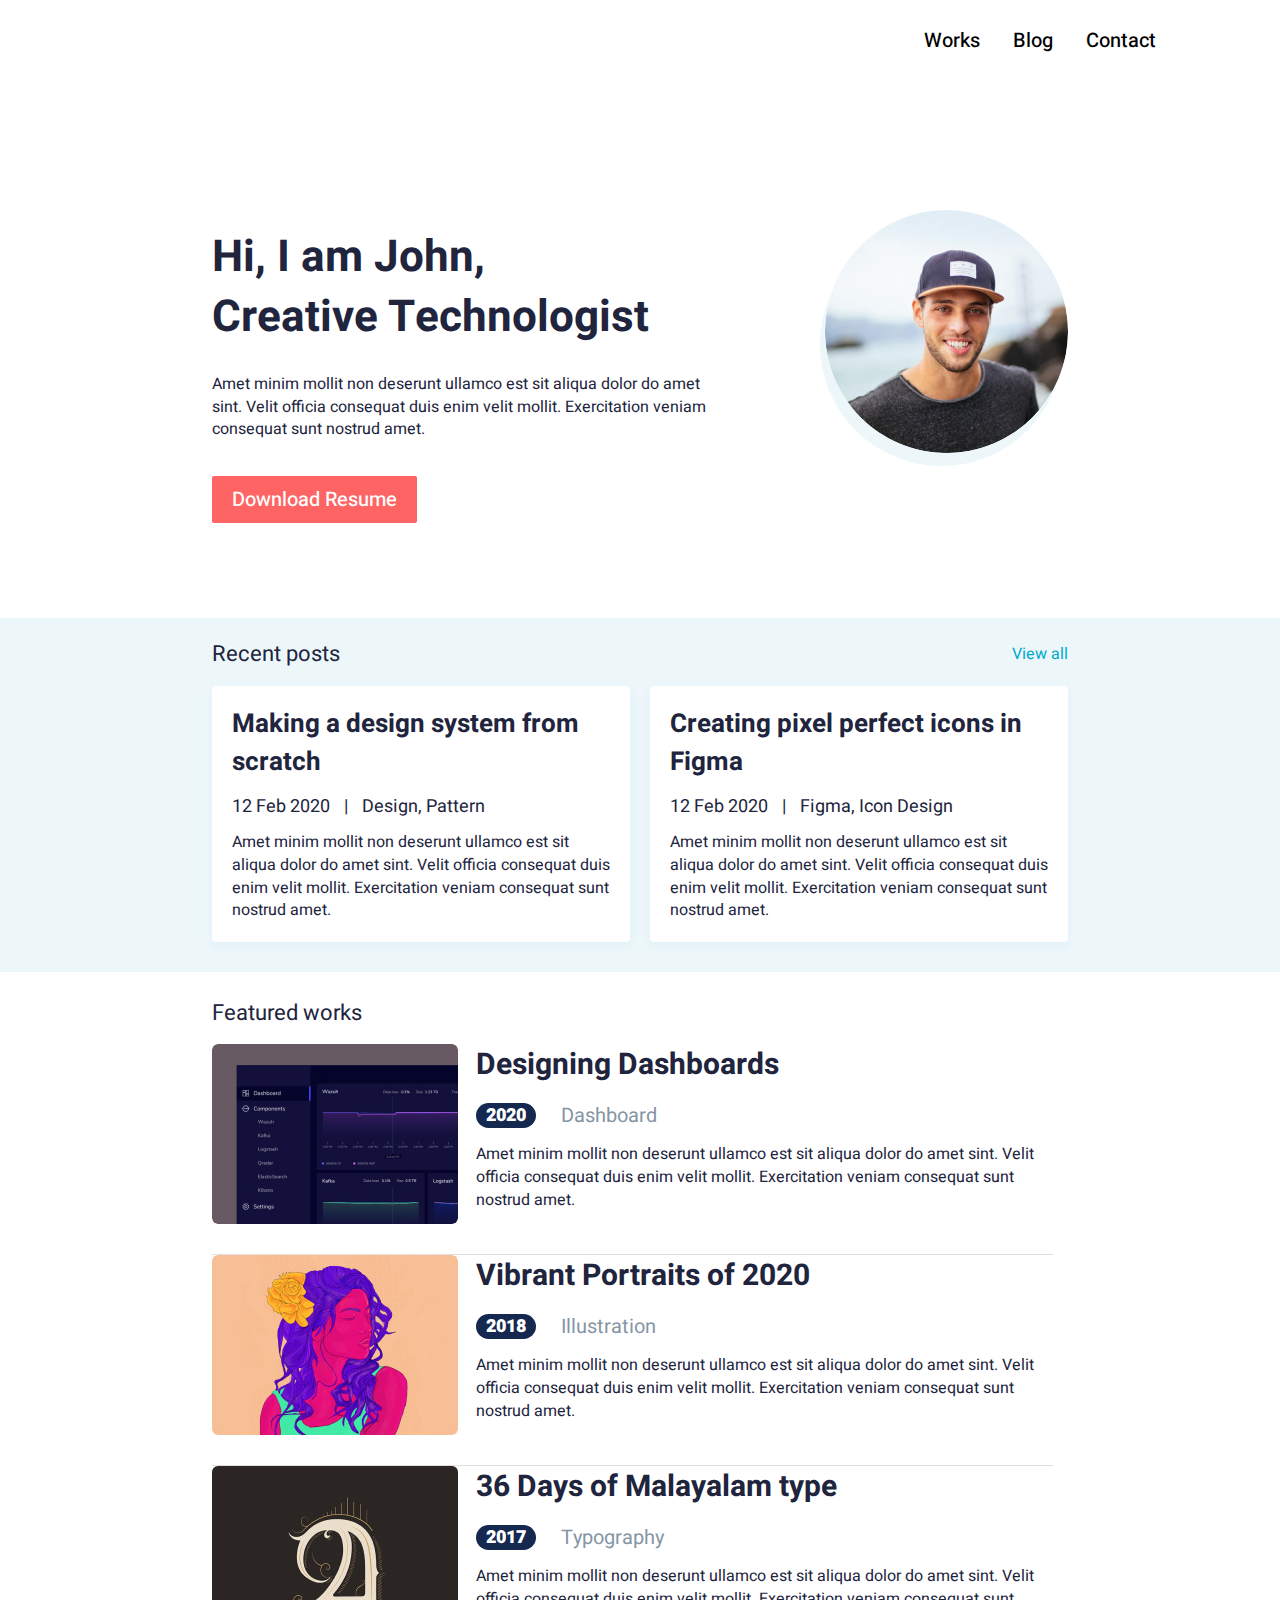
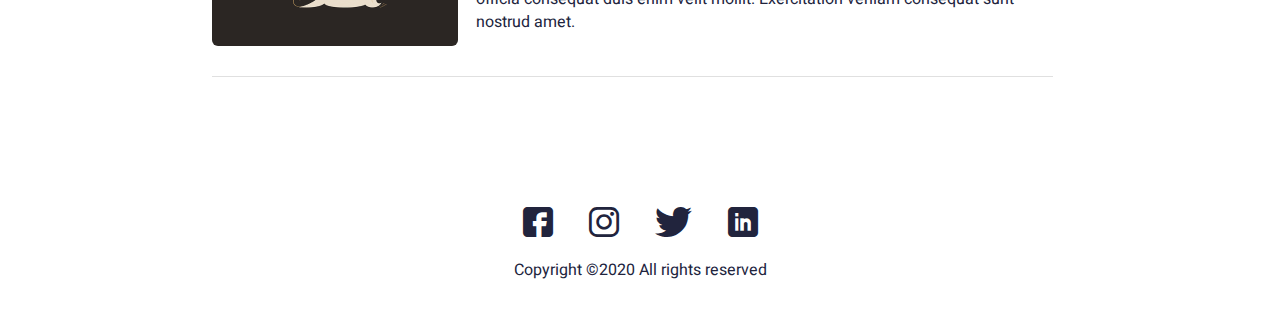
<file: index.html>
<!DOCTYPE html>
<html lang="ru">
	 <head>
	<title>HomePage</title>
	<meta charset="UTF-8">
	<meta name="format-detection" content="telephone=no">
	<link rel="stylesheet" href="css/style.min.css">
	<link rel="shortcut icon" href="favicon.ico">
	<!-- <meta name="robots" content="noindex, nofollow"> -->
	<!-- <meta name="viewport" content="width=device-width, initial-scale=1.0, maximum-scale=1.0, user-scalable=0"> -->
	<meta name="viewport" content="width=device-width, initial-scale=1.0">
</head>
	<body>
		<div class="wrapper">
			<header class="header">
	<div class="header__container">
		<div class="header__menu menu">
			<div class="menu__icon icon-menu">
				<span></span>
				<span></span>
				<span></span>
			</div>
			<nav class="menu__body">
				<ul class="menu__list">
					<li><a href="works.html" class="menu__link ">Works</a></li>
					<li><a href="blog.html" class="menu__link ">Blog</a></li>
					<li><a href="artical.html" class="menu__link ">Contact</a></li>
				</ul>
			</nav>
		</div>
	</div>
</header>
			<main class="page">
				<section class="hello">
					<div class="hello__container _container">
						<div class="hello__content">
							<h1 class="hello__title title">Hi, I am John, <br> Creative Technologist</h1>
							<div class="hello__text text">
								Amet minim mollit non deserunt ullamco est sit aliqua dolor do amet sint. Velit officia consequat duis enim velit mollit. Exercitation veniam consequat sunt nostrud amet.
							</div>
							<a href="" class="hello__btn btn">Download Resume</a>
						</div>
						<div class="hello__avatar"><img src="img/avatar.jpg" alt=""></div>
					</div>
				</section>
				<section class="precent-posts">
					<div class="precent-posts__container _container">
						<div class="precent-posts__header">
							<div class="precent-posts__title title-posts">Recent posts</div>
							<a href="" class="precent-posts__view-all">View all</a>
						</div>
						<div class="precent-posts__items">
							<div class="precent-posts__column">
								<article class="precent-posts__item precent-post">
									<a href="" class="precent-post__title">Making a design system from scratch</a>
									<div class="precent-post__info">12 Feb 2020 <span> | </span> Design, Pattern</div>
									<div class="precent-post__text text">Amet minim mollit non deserunt ullamco est sit aliqua dolor do amet sint. Velit officia consequat duis enim velit mollit. Exercitation veniam consequat sunt nostrud amet.</div>
								</article>
							</div>
							<div class="precent-posts__column">
								<article class="precent-posts__item precent-post">
									<a href="" class="precent-post__title">Creating pixel perfect icons in Figma</a>
									<div class="precent-post__info">12 Feb 2020 <span> | </span> Figma, Icon Design</div>
									<div class="precent-post__text text">Amet minim mollit non deserunt ullamco est sit aliqua dolor do amet sint. Velit officia consequat duis enim velit mollit. Exercitation veniam consequat sunt nostrud amet.</div>
								</article>
							</div>
						</div>
					</div>
				</section>
				<section class="featured-works">
					<div class="featured-works__container _container">
						<div class="featured-works__title title-posts">Featured works</div>
						<div class="featured-works__items works">
							<article class="works__item">
								<a href="" class="works__image _ibg"><img src="img/works/01.jpg" alt="Work #1"></a>
								<div class="works__body">
									<a href="" class="works__title">Designing Dashboards</a>
									<div class="works__info">
										<div class="works__year">2020</div>
										<div class="works__category">Dashboard</div>
									</div>
									<div class="works__text text">Amet minim mollit non deserunt ullamco est sit aliqua dolor do amet sint. Velit officia consequat duis enim velit mollit. Exercitation veniam consequat sunt nostrud amet.</div>
								</div>
							</article>
							<article class="works__item">
								<a href="" class="works__image _ibg"><img src="img/works/02.jpg" alt="Work #1"></a>
								<div class="works__body">
									<a href="" class="works__title">Vibrant Portraits of 2020</a>
									<div class="works__info">
										<div class="works__year">2018</div>
										<div class="works__category">Illustration</div>
									</div>
									<div class="works__text text">Amet minim mollit non deserunt ullamco est sit aliqua dolor do amet sint. Velit officia consequat duis enim velit mollit. Exercitation veniam consequat sunt nostrud amet.</div>
								</div>
							</article>
							<article class="works__item">
								<a href="" class="works__image _ibg"><img src="img/works/03.jpg" alt="Work #1"></a>
								<div class="works__body">
									<a href="" class="works__title">36 Days of Malayalam type</a>
									<div class="works__info">
										<div class="works__year">2017</div>
										<div class="works__category">Typography</div>
									</div>
									<div class="works__text text">Amet minim mollit non deserunt ullamco est sit aliqua dolor do amet sint. Velit officia consequat duis enim velit mollit. Exercitation veniam consequat sunt nostrud amet.</div>
								</div>
							</article>
						</div>
					</div>
				</section>
			</main>
			<footer class="footer">
	<div class="footer__container _container">
		<div class="footer__social social">
			<a href="" class="social__item _icon-fb"></a>
			<a href="" class="social__item _icon-insta"></a>
			<a href="" class="social__item _icon-twitter"></a>
			<a href="" class="social__item _icon-linkedin"></a>
		</div>
		<div class="footer__copy">Copyright ©2020 All rights reserved </div>
	</div>
</footer>
		</div>
		<!-- Swiper -->
<!-- <script src="https://unpkg.com/swiper/swiper-bundle.min.js"></script> -->
<script src="js/vendors.min.js"></script>
<script src="js/app.min.js"></script>
	</body>
</html>
</file>
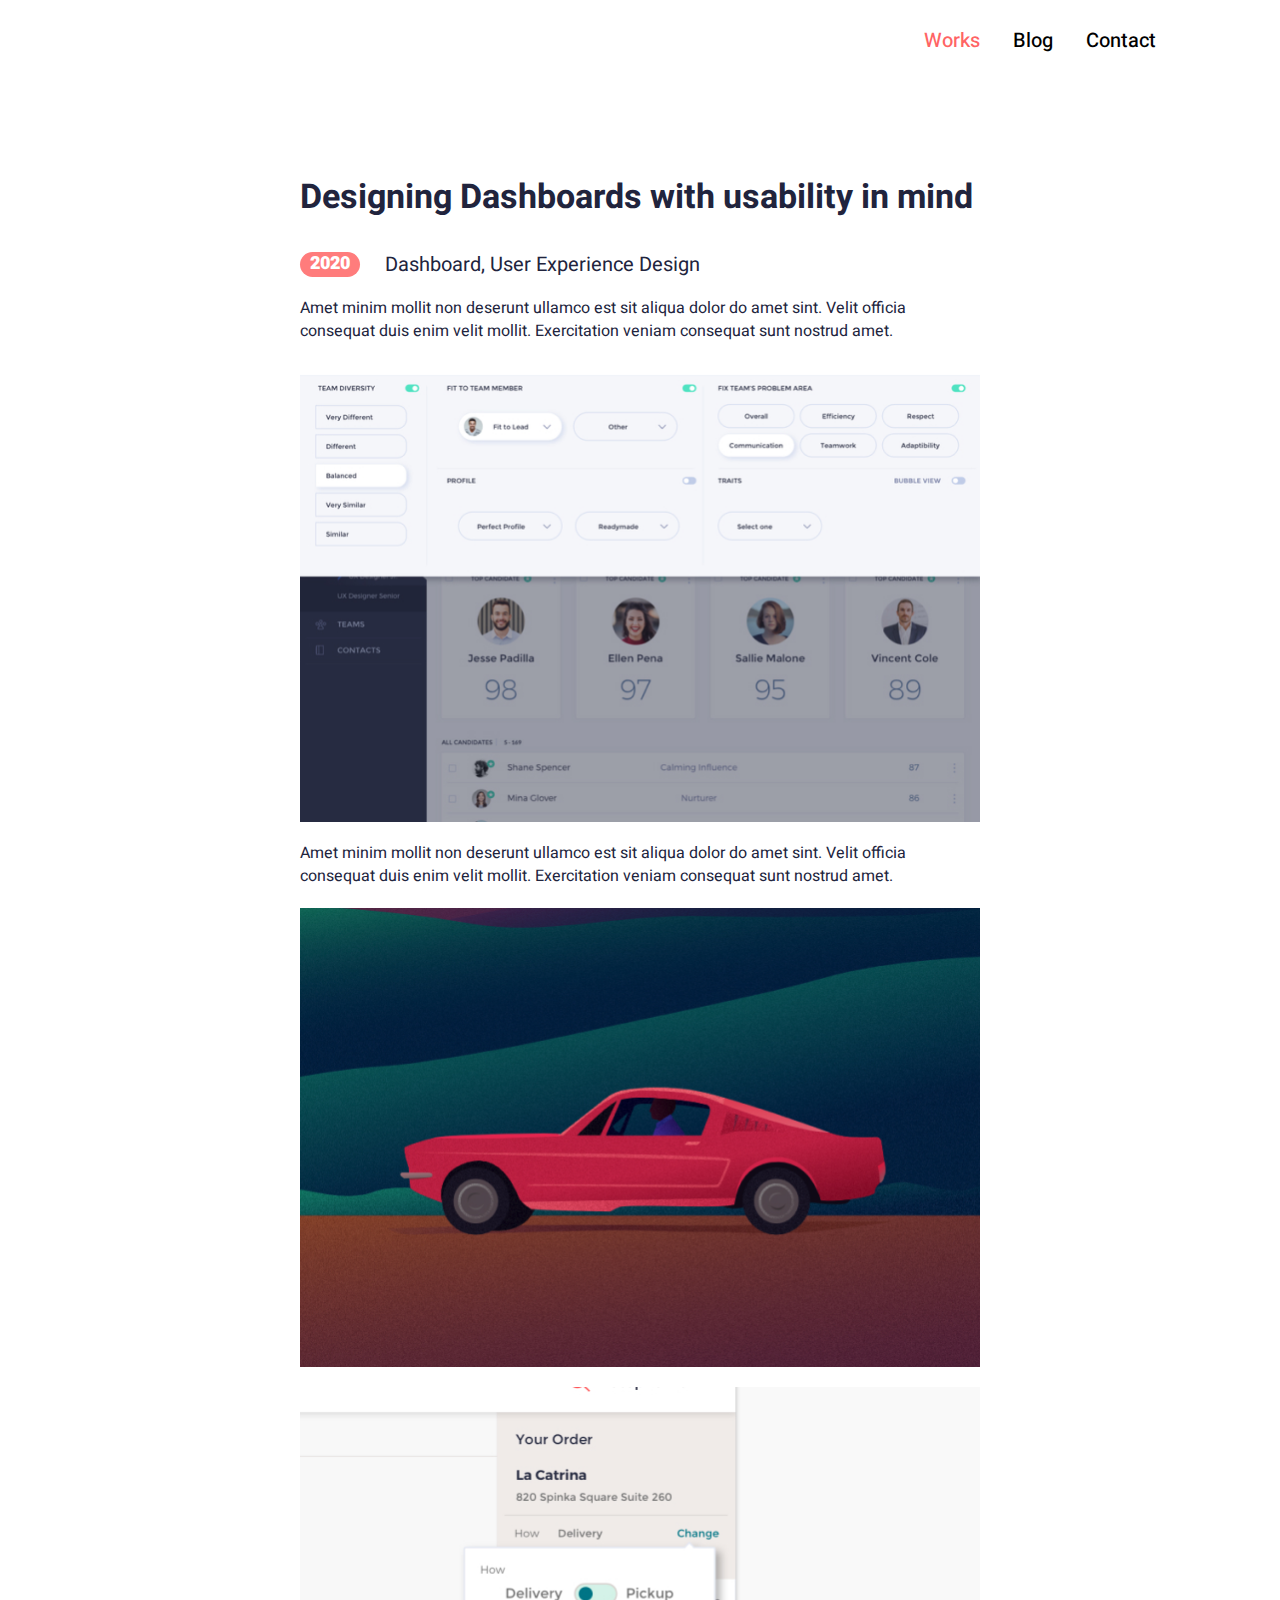
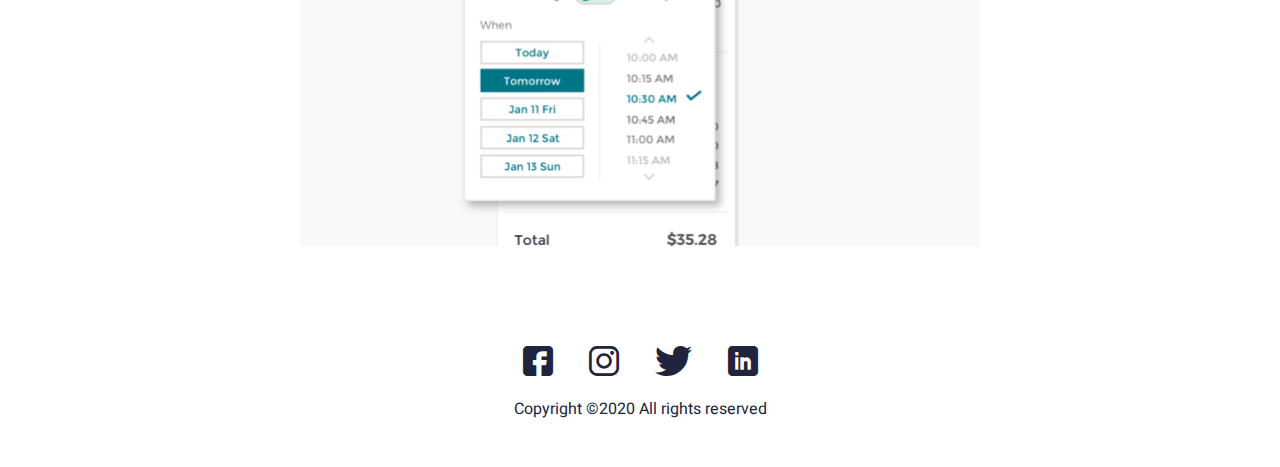
<file: artical.html>
<!DOCTYPE html>
<html lang="ru">
	 <head>
	<title>Artical</title>
	<meta charset="UTF-8">
	<meta name="format-detection" content="telephone=no">
	<link rel="stylesheet" href="css/style.min.css">
	<link rel="shortcut icon" href="favicon.ico">
	<!-- <meta name="robots" content="noindex, nofollow"> -->
	<!-- <meta name="viewport" content="width=device-width, initial-scale=1.0, maximum-scale=1.0, user-scalable=0"> -->
	<meta name="viewport" content="width=device-width, initial-scale=1.0">
</head>
	<body>
		<div class="wrapper">
			<header class="header">
	<div class="header__container">
		<div class="header__menu menu">
			<div class="menu__icon icon-menu">
				<span></span>
				<span></span>
				<span></span>
			</div>
			<nav class="menu__body">
				<ul class="menu__list">
					<li><a href="works.html" class="menu__link _active">Works</a></li>
					<li><a href="blog.html" class="menu__link ">Blog</a></li>
					<li><a href="artical.html" class="menu__link ">Contact</a></li>
				</ul>
			</nav>
		</div>
	</div>
</header>
			<main class="page">
				<div class="artical">
					<h1 class="artical__title">Designing Dashboards with usability in mind</h1>
					<div class="artical__info">
						<div class="artical__year">2020</div>
						<div class="artical__category">Dashboard, User Experience Design</div>
					</div>
					<div class="artical__text">
						<p>Amet minim mollit non deserunt ullamco est sit aliqua dolor do amet sint. Velit officia consequat duis enim velit mollit. Exercitation veniam consequat sunt nostrud amet.</p>
						<img src="img/artical/01.jpg" alt="">
						<p>Amet minim mollit non deserunt ullamco est sit aliqua dolor do amet sint. Velit officia consequat duis enim velit mollit. Exercitation veniam consequat sunt nostrud amet.</p>
						<img src="img/artical/02.jpg" alt="">
						<img src="img/artical/03.jpg" alt="">
					</div>
				</div>
			</main>
			<footer class="footer">
	<div class="footer__container _container">
		<div class="footer__social social">
			<a href="" class="social__item _icon-fb"></a>
			<a href="" class="social__item _icon-insta"></a>
			<a href="" class="social__item _icon-twitter"></a>
			<a href="" class="social__item _icon-linkedin"></a>
		</div>
		<div class="footer__copy">Copyright ©2020 All rights reserved </div>
	</div>
</footer>
		</div>
		<!-- Swiper -->
<!-- <script src="https://unpkg.com/swiper/swiper-bundle.min.js"></script> -->
<script src="js/vendors.min.js"></script>
<script src="js/app.min.js"></script>
	</body>
</html>
</file>
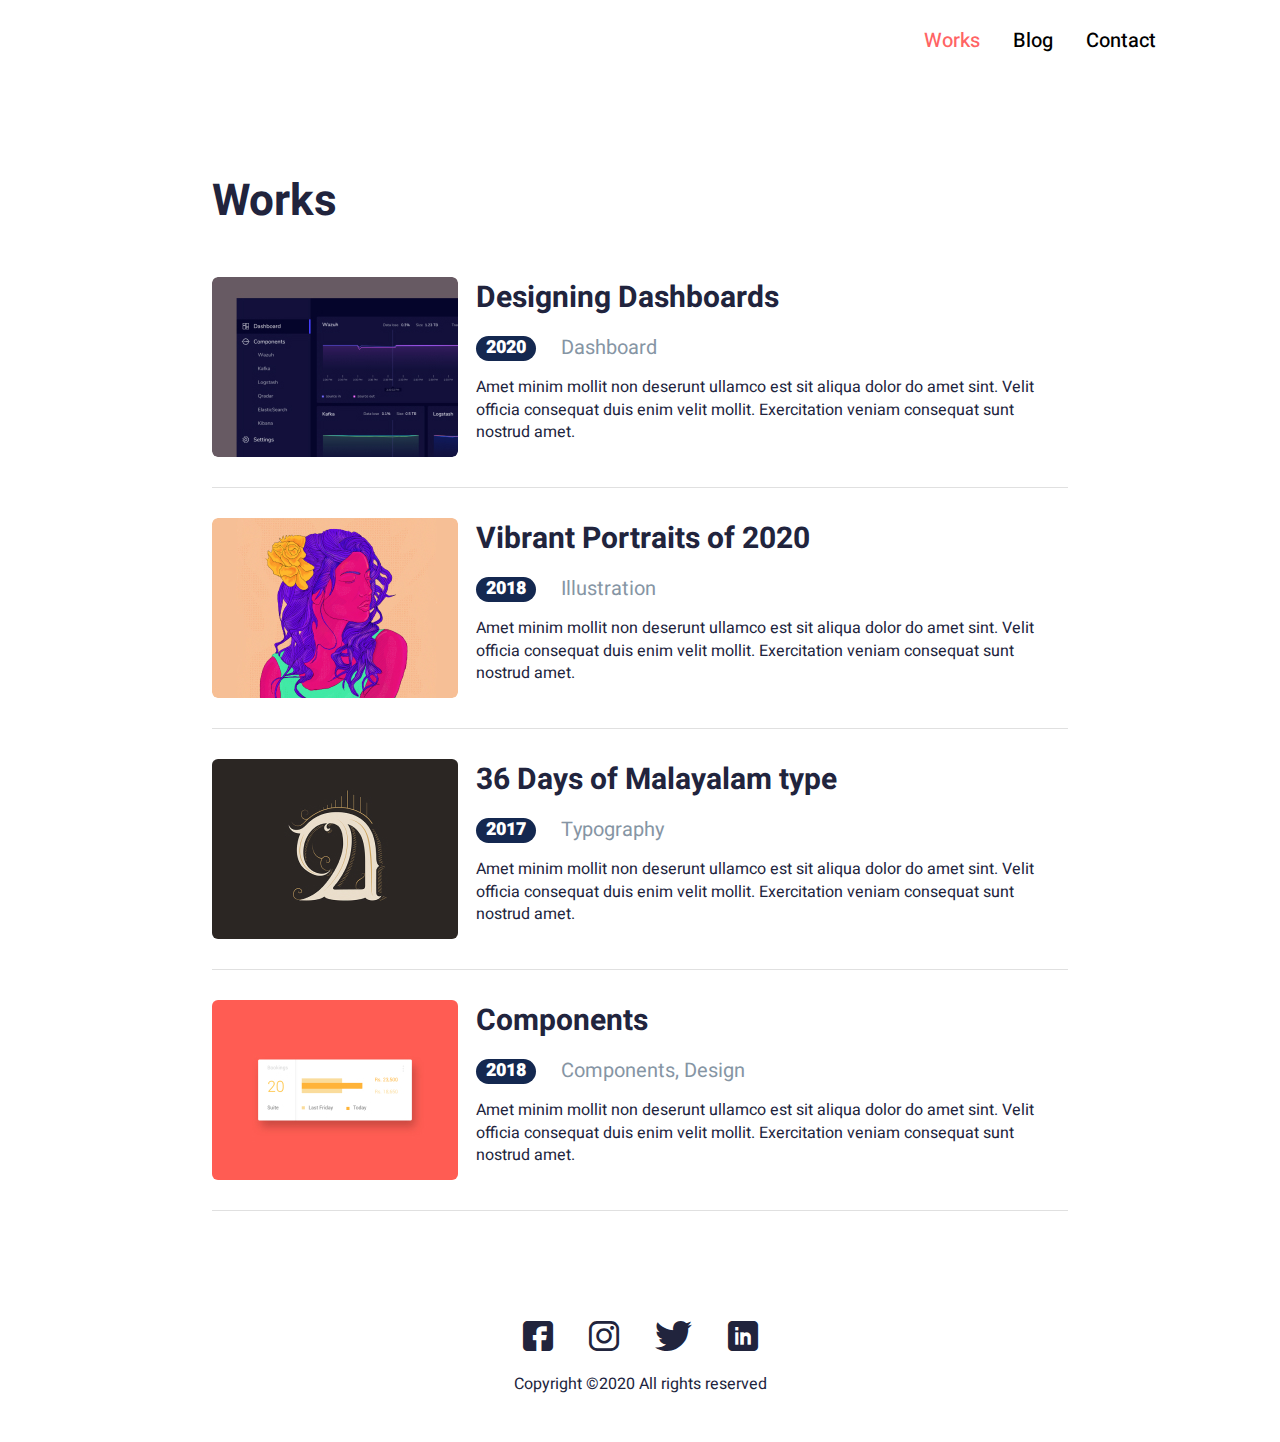
<file: works.html>
<!DOCTYPE html>
<html lang="ru">
	 <head>
	<title>Works</title>
	<meta charset="UTF-8">
	<meta name="format-detection" content="telephone=no">
	<link rel="stylesheet" href="css/style.min.css">
	<link rel="shortcut icon" href="favicon.ico">
	<!-- <meta name="robots" content="noindex, nofollow"> -->
	<!-- <meta name="viewport" content="width=device-width, initial-scale=1.0, maximum-scale=1.0, user-scalable=0"> -->
	<meta name="viewport" content="width=device-width, initial-scale=1.0">
</head>
	<body>
		<div class="wrapper">
			<header class="header">
	<div class="header__container">
		<div class="header__menu menu">
			<div class="menu__icon icon-menu">
				<span></span>
				<span></span>
				<span></span>
			</div>
			<nav class="menu__body">
				<ul class="menu__list">
					<li><a href="" class="menu__link _active">Works</a></li>
					<li><a href="" class="menu__link ">Blog</a></li>
					<li><a href="" class="menu__link ">Contact</a></li>
				</ul>
			</nav>
		</div>
	</div>
</header>
			<main class="page">
				<div class="works page__container _container">
					<h1 class="works-main__title title">Works</h1>
					<div class="works__items">
						<article class="works__item">
							<a href="" class="works__image _ibg"><img src="img/works/01.jpg" alt="Work #1"></a>
							<div class="works__body">
								<a href="" class="works__title">Designing Dashboards</a>
								<div class="works__info">
									<div class="works__year">2020</div>
									<div class="works__category">Dashboard</div>
								</div>
								<div class="works__text text">Amet minim mollit non deserunt ullamco est sit aliqua dolor do amet sint. Velit officia consequat duis enim velit mollit. Exercitation veniam consequat sunt nostrud amet.</div>
							</div>
						</article>
						<article class="works__item">
							<a href="" class="works__image _ibg"><img src="img/works/02.jpg" alt="Work #1"></a>
							<div class="works__body">
								<a href="" class="works__title">Vibrant Portraits of 2020</a>
								<div class="works__info">
									<div class="works__year">2018</div>
									<div class="works__category">Illustration</div>
								</div>
								<div class="works__text text">Amet minim mollit non deserunt ullamco est sit aliqua dolor do amet sint. Velit officia consequat duis enim velit mollit. Exercitation veniam consequat sunt nostrud amet.</div>
							</div>
						</article>
						<article class="works__item">
							<a href="" class="works__image _ibg"><img src="img/works/03.jpg" alt="Work #1"></a>
							<div class="works__body">
								<a href="" class="works__title">36 Days of Malayalam type</a>
								<div class="works__info">
									<div class="works__year">2017</div>
									<div class="works__category">Typography</div>
								</div>
								<div class="works__text text">Amet minim mollit non deserunt ullamco est sit aliqua dolor do amet sint. Velit officia consequat duis enim velit mollit. Exercitation veniam consequat sunt nostrud amet.</div>
							</div>
						</article>
						<article class="works__item">
							<a href="" class="works__image _ibg"><img src="img/works/04.jpg" alt="Work #1"></a>
							<div class="works__body">
								<a href="" class="works__title">Components</a>
								<div class="works__info">
									<div class="works__year">2018</div>
									<div class="works__category">Components, Design</div>
								</div>
								<div class="works__text text">Amet minim mollit non deserunt ullamco est sit aliqua dolor do amet sint. Velit officia consequat duis enim velit mollit. Exercitation veniam consequat sunt nostrud amet.</div>
							</div>
						</article>
					</div>
				</div>
			</main>
			<footer class="footer">
	<div class="footer__container _container">
		<div class="footer__social social">
			<a href="" class="social__item _icon-fb"></a>
			<a href="" class="social__item _icon-insta"></a>
			<a href="" class="social__item _icon-twitter"></a>
			<a href="" class="social__item _icon-linkedin"></a>
		</div>
		<div class="footer__copy">Copyright ©2020 All rights reserved </div>
	</div>
</footer>
		</div>
		<!-- Swiper -->
<!-- <script src="https://unpkg.com/swiper/swiper-bundle.min.js"></script> -->
<script src="js/vendors.min.js"></script>
<script src="js/app.min.js"></script>
	</body>
</html>
</file>
<file: css/style.min.css>
@charset "UTF-8";
@import url("https://fonts.googleapis.com/css?family=Heebo:regular,500,700,900&display=swap");
@font-face {
  font-family: "icons";
  font-display: swap;
  src: url("../fonts/icons.woff2") format("woff2"), url("../fonts/icons.woff") format("woff");
  font-weight: 400;
  font-style: normal;
}
@font-face {
  font-family: "icons";
  font-display: swap;
  src: url("../fonts/icons.woff") format("woff"), url("../fonts/icons.woff2") format("woff2");
  font-weight: normal;
  font-style: normal;
  font-display: block;
}
[class^=_icon-]:before,
[class*=" _icon-"]:before {
  font-family: "icons";
  font-style: normal;
  font-weight: normal;
  font-variant: normal;
  text-transform: none;
  line-height: 1;
  -webkit-font-smoothing: antialiased;
  -moz-osx-font-smoothing: grayscale;
}

[class^=_icon-]:before,
[class*=" _icon-"]:before {
  display: block;
}

._icon-fb:before {
  content: "\e900";
}

._icon-insta:before {
  content: "\e901";
}

._icon-linkedin:before {
  content: "\e902";
}

._icon-twitter:before {
  content: "\e903";
}

* {
  padding: 0px;
  margin: 0px;
  border: 0px;
}

*,
*:before,
*:after {
  -moz-box-sizing: border-box;
  -webkit-box-sizing: border-box;
  box-sizing: border-box;
}

aside,
nav,
footer,
header,
section {
  display: block;
}

html,
body {
  height: 100%;
  min-width: 320px;
}

body {
  line-height: 1;
  font-family: "Heebo";
  -ms-text-size-adjust: 100%;
  -moz-text-size-adjust: 100%;
  -webkit-text-size-adjust: 100%;
}

input,
button,
textarea {
  font-family: "Heebo";
  font-size: inherit;
}

input::-ms-clear {
  display: none;
}

button {
  cursor: pointer;
  background-color: inherit;
}

button::-moz-focus-inner {
  padding: 0;
  border: 0;
}

a,
a:visited {
  text-decoration: none;
}

a:hover {
  text-decoration: none;
}

ul li {
  list-style: none;
}

img {
  vertical-align: top;
}

h1,
h2,
h3,
h4,
h5,
h6 {
  font-weight: inherit;
  font-size: inherit;
}

/*
&::-webkit-scrollbar {
	display: none;
}
*/
body {
  color: #21243d;
}
body._lock {
  overflow: hidden;
}

.wrapper {
  width: 100%;
  min-height: 100%;
  overflow: hidden;
  display: flex;
  flex-direction: column;
}
._container {
  max-width: 856px;
  margin: 0 auto;
}
@media (max-width: 868px) {
  ._container {
    max-width: 750px;
  }
}
@media (max-width: 991.98px) {
  ._container {
    max-width: none;
    padding: 0 10px;
  }
}

.btn {
  background: #ff6464;
  border-radius: 2px;
  font-weight: 500;
  font-size: 20px;
  line-height: 145%;
  color: #fff;
  height: 47px;
  display: inline-flex;
  align-items: center;
  justify-content: center;
  text-align: center;
  padding: 0px 20px;
  transition: background-color 0.3s ease 0s;
}
@media (any-hover: hover) {
  .btn:hover {
    background-color: #bb4949;
  }
}
.btn._fw {
  width: 100%;
}

.select {
  position: relative;
}
.select__item {
  position: relative;
}
.select__title {
  color: #000;
  border: 1px solid #d9d9d9;
  background-color: #fff;
  cursor: pointer;
  border-radius: 4px;
}
@media (max-width: 991.98px) {
  .select__title {
    font-size: 18px;
  }
}
.select__value {
  display: flex;
  font-size: 14px;
  height: 30px;
  padding: 0px 15px;
  align-items: center;
  justify-content: space-between;
  flex-direction: row-reverse;
}
.select__value span {
  height: 1em;
  overflow: hidden;
  display: -webkit-box;
  -webkit-line-clamp: 1;
  -webkit-box-orient: vertical;
}
.select__value:before {
  content: "";
  display: inline-block;
  transition: all 0.3s ease 0s;
  width: 11px;
  height: 7px;
  background: url("../img/icons/select.svg") center/100% no-repeat;
}
.select__input {
  width: 100%;
  background-color: transparent;
  height: 100%;
}
.select__options {
  color: #000;
  position: absolute;
  top: 29px;
  border-radius: 0 0 4px 4px;
  min-width: 100%;
  left: 0;
  background-color: #fff;
  border-top: 0;
  border: 1px solid #d9d9d9;
  border-top: 0;
  font-size: 14px;
  padding: 10px 0px 5px 0px;
}
@media (max-width: 991.98px) {
  .select__options {
    font-size: 18px;
  }
}
.select__option {
  cursor: pointer;
  padding: 5px 15px;
  margin: 0px 0px 0px 0px;
}
@media (min-width: 992px) {
  .select__option:hover {
    background: #d9d9d9;
  }
}
.select._active {
  z-index: 5;
}
.select._active .select__value:before {
  transform: rotate(-180deg);
}
.select._active .select__options {
  display: block;
}

input[type=text],
input[type=email],
input[type=tel],
textarea {
  -webkit-appearance: none;
  -moz-appearance: none;
  appearance: none;
}
input[type=text]:focus,
input[type=email]:focus,
input[type=tel]:focus,
textarea:focus {
  outline: none;
}

.input {
  border-radius: 0 !important;
  width: 100%;
  display: block;
  padding: 0px 20px;
}
textarea.input {
  resize: none;
  padding: 0px 0px;
}

.checkbox {
  position: relative;
}
.checkbox__input {
  position: absolute;
  width: 0;
  height: 0;
  opacity: 0;
  visibility: hidden;
}
.checkbox__input:checked + .checkbox__text:before {
  background: #fff url("../img/icons/check.svg") center no-repeat;
}
.checkbox__text {
  display: inline-flex;
  align-items: center;
  position: relative;
  font-size: 16px;
  color: #ffffff;
  letter-spacing: -0.3px;
  line-height: 1.25;
  cursor: pointer;
}
.checkbox__text:before {
  content: "";
  align-self: flex-start;
  margin: 0px 14px 0px 0px;
  flex: 0 0 20px;
  left: 0;
  top: 0;
  width: 20px;
  height: 18px;
  background: #fff;
  border: 1px solid #a7a9ac;
}
.checkbox a {
  color: #fff;
  text-decoration: underline;
}
@media (min-width: 992px) {
  .checkbox a:hover {
    text-decoration: none;
  }
}
.checkbox._error .checkbox__text:before {
  border: 1px solid #ee1212;
}

.options {
  display: flex;
  flex-direction: column;
  align-items: flex-start;
}
.options__item {
  position: relative;
  cursor: pointer;
}
.options__input {
  position: absolute;
  width: 0;
  height: 0;
  opacity: 0;
  left: 0;
  top: 0;
  visibility: hidden;
}
.options__input:checked + .options__text:after {
  transform: scale(1);
}
.options__text {
  display: inline-flex;
  align-items: center;
  position: relative;
  font-size: 16px;
  color: #ffffff;
  letter-spacing: -0.3px;
  line-height: 1.25;
}
.options__text:before {
  content: "";
  align-self: flex-start;
  margin: 0px 14px 0px 0px;
  flex: 0 0 20px;
  left: 0;
  top: 0;
  border-radius: 50%;
  width: 20px;
  height: 18px;
  background: #fff;
  border: 1px solid #a7a9ac;
}
.options__text:after {
  content: "";
  transition: all 0.3s ease 0s;
  transform: scale(0);
  width: 10px;
  height: 10px;
  border-radius: 50%;
  background-color: #77243a;
  position: absolute;
  left: 5px;
  top: 4px;
}

.rating {
  display: flex;
  align-items: flex-end;
  font-size: 40px;
  line-height: 0.75;
  transition: opacity 0.3s ease 0s;
}

.rating.rating_sending {
  opacity: 0.2;
}

.rating.rating_set .rating__active,
.rating.rating_set .rating__item {
  cursor: pointer;
}

.rating__body {
  position: relative;
}

.rating__body::before {
  content: "★★★★★";
  display: block;
}

.rating__active {
  position: absolute;
  width: 0%;
  height: 100%;
  top: 0;
  left: 0;
  overflow: hidden;
}

.rating__active::before {
  content: "★★★★★";
  position: absolute;
  width: 100%;
  height: 100%;
  top: 0;
  left: 0;
  color: #ffd300;
}

.rating__items {
  display: flex;
  position: absolute;
  width: 100%;
  height: 100%;
  top: 0;
  left: 0;
}

.rating__item {
  flex: 0 0 20%;
  height: 100%;
  opacity: 0;
}

.rating__value {
  font-size: 50%;
  line-height: 1;
  padding: 0px 0px 0px 10px;
}

.quantity {
  width: 88px;
  height: 40px;
  display: flex;
  border: 1px solid rgba(166, 166, 166, 0.45);
}
.quantity__button {
  flex: 0 0 30px;
  position: relative;
  cursor: pointer;
}
.quantity__button::before, .quantity__button::after {
  content: "";
  position: absolute;
  top: 50%;
  left: 50%;
  transition: all 0.3s ease 0s;
  margin: 0px 0px 0px -4.5px;
  background-color: #a6a6a6;
  width: 9px;
  height: 1px;
}
@media (min-width: 991.98px) {
  .quantity__button:hover::before, .quantity__button:hover::after {
    background-color: rgba(0, 0, 0, 0.5);
  }
}
.quantity__button_plus::before {
  transform: rotate(-90deg);
}
.quantity__input {
  flex: 1 1 auto;
}
.quantity__input input {
  height: 100%;
  color: #a6a6a6;
  font-size: 12px;
  width: 100%;
  text-align: center;
}

.title {
  font-size: 44px;
  font-weight: 700;
  line-height: 136.36%;
}
@media (max-width: 767.98px) {
  .title {
    font-size: 32px;
  }
}

.text, .artical__text p {
  font-size: 16px;
  line-height: 143.75%;
}

.title-posts {
  font-size: 22px;
}
@media (max-width: 767.98px) {
  .title-posts {
    text-align: center;
    font-size: 18px;
  }
}

.row:after {
  display: block;
  content: "";
  clear: both;
}

.rub:after {
  content: "₽";
}

ol.counter {
  list-style-type: none;
  counter-reset: item;
}
ol.counter li {
  position: relative;
  padding: 0px 0px 0px 45px;
}
ol.counter li:before {
  counter-increment: item;
  content: counter(item);
  position: absolute;
  left: 0;
  top: 0;
  color: #818181;
  font-size: 14px;
  font-weight: 700;
  text-align: center;
  line-height: 26px;
  border-radius: 50%;
  width: 28px;
  height: 28px;
  border: 1px solid #4274bb;
}

.ellipsis {
  display: block;
  overflow: hidden;
  width: 100%;
  white-space: nowrap;
  text-overflow: ellipsis;
}

.es {
  overflow: hidden;
  white-space: nowrap;
  text-overflow: ellipsis;
}

.table {
  display: table;
  font-size: 0;
  width: 100%;
}

.trow {
  display: table-row;
}

.cell {
  display: table-cell;
}
.cell.full {
  width: 100%;
}

._ibg {
  position: relative;
}
._ibg img {
  position: absolute;
  width: 100%;
  height: 100%;
  top: 0;
  left: 0;
  object-fit: cover;
}

body.ie ._ibg {
  background-position: center;
  background-size: cover;
  background-repeat: no-repeat;
}
body.ie ._ibg img {
  width: 0;
  height: 0;
  opacity: 0;
  visibility: hidden;
}

._video {
  position: relative;
  overflow: hidden;
  height: 0;
  padding-bottom: 56.25%;
}
._video video,
._video iframe,
._video object,
._video embed {
  position: absolute;
  top: 0;
  left: 0;
  width: 100%;
  height: 100%;
}

.videobg video,
.videobg iframe,
.videobg object,
.videobg embed {
  position: fixed;
  top: 50%;
  left: 50%;
  min-width: 100%;
  min-height: 100%;
  width: auto;
  height: auto;
  z-index: -100;
  transform: translateX(-50%) translateY(-50%);
  background-size: cover;
}

._more-content {
  transition: all 0.3s ease 0s;
  overflow: hidden;
}

._more-link {
  cursor: pointer;
}
._more-link span {
  font-style: normal;
}
._more-link span:first-child {
  display: block;
}
._more-link span:last-child {
  display: none;
}
._more-link._active span {
  font-style: normal;
}
._more-link._active span:first-child {
  display: none;
}
._more-link._active span:last-child {
  display: block;
}

#map {
  background: url("../img/icons/loading.gif") center/50px no-repeat;
}

._swiper {
  overflow: hidden;
}
._swiper .swiper-wrapper {
  width: 100%;
  height: 100%;
  box-sizing: content-box;
  display: flex;
  position: relative;
}
._swiper.swiper-container-vertical .swiper-wrapper {
  flex-direction: column;
}
._swiper.swiper-container-autoheight .swiper-wrapper {
  align-items: flex-start;
}

.swiper-container-initialized .swiper-slide {
  flex-shrink: 0;
}

.swiper-container-android .swiper-slide,
.swiper-container-android .swiper-wrapper {
  transform: translate3d(0px, 0, 0);
}

.swiper-button-lock {
  display: none !important;
}

._tabs-block {
  display: none;
}
._tabs-block._active {
  display: block;
}

.mirror {
  transform: scale(-1, 1);
}

.nicescroll-rails {
  z-index: 1000 !important;
}

._custom-scroll {
  position: fixed;
  right: 0;
  top: 0;
  width: 3px;
  height: 100%;
  z-index: 1000;
}
._custom-scroll__line {
  background-color: rgba(0, 0, 0, 0.5);
  border-radius: 3px 0 0 3px;
  position: relative;
  left: 0;
  top: 0;
  width: 100%;
}

.popup {
  -webkit-overflow-scrolling: touch;
  z-index: 100;
  padding: 30px 10px;
  position: fixed;
  top: 0px;
  left: 0;
  width: 100%;
  height: 100%;
  transition: visibility 0.8s ease 0s;
  visibility: hidden;
}
.popup::before {
  content: "";
  background-color: rgba(0, 0, 0, 0.9);
  position: fixed;
  width: 100%;
  height: 100%;
  top: 0;
  left: 0;
  opacity: 0;
  transition: opacity 0.8s ease 0s;
}
.popup.show {
  visibility: visible;
  overflow: auto;
}
.popup.show::before {
  opacity: 1;
}
.popup.show .popup__body {
  transform: scale(1);
}
.popup._active {
  overflow: auto;
  visibility: visible;
}
.popup._active::before {
  opacity: 1;
}
.popup._active .popup__body {
  transition: all 0.3s ease 0.2s;
  transform: scale(1);
}
.popup__content {
  display: flex;
  flex-direction: column;
  align-items: center;
  min-height: 100%;
  flex: 1 1 auto;
  width: 100%;
  display: flex;
  justify-content: center;
  align-items: center;
}
.popup__body {
  transform: scale(0);
  transition: all 0.3s ease 0s;
  background-color: #fff;
  padding: 50px;
  width: 100%;
  max-width: 800px;
}
.popup__close {
  width: 15px;
  height: 15px;
  position: absolute;
  top: 0px;
  right: 0px;
  cursor: pointer;
  z-index: 30;
  background: url("../img/icons/close.svg") 0 0 no-repeat;
}

.header {
  position: relative;
  z-index: 100;
}
.header__container {
  max-width: 1052px;
  padding: 0px 10px;
  margin: 0 auto;
}
.header__menu {
  padding: 10px 0;
  height: 82px;
  display: flex;
  justify-content: flex-end;
  align-items: center;
}
@media (max-width: 767.98px) {
  .header__menu {
    height: 50px;
  }
}

@media (max-width: 767.98px) {
  .menu__body {
    transform: translate(0px, -100%);
    transition: transform 0.8s ease 0s;
    position: fixed;
    top: 0;
    left: 0;
    width: 100%;
    height: 100%;
    overflow: auto;
    padding: 70px 10px 30px 10px;
    background-color: rgba(255, 255, 255, 0.9);
  }
  .menu__body._active {
    transform: translate(0px, 0%);
  }
}
.menu__list li {
  margin: 0px 0px 30px 0px;
}
.menu__list li:last-child {
  margin: 0px 0px 0px 0px;
}
@media (min-width: 767.98px) {
  .menu__list {
    display: flex;
  }
  .menu__list li {
    margin: 0px 33px 0px 0px;
  }
}
.menu__link {
  font-size: 20px;
  font-weight: 500;
  color: #000;
}
.menu__link._active {
  color: #ff6464;
}
@media (min-width: 991.98px) {
  .menu__link {
    transition: color 0.3s ease 0s;
  }
  .menu__link:hover {
    color: #ff6464;
  }
}
@media (max-width: 767.98px) {
  .menu__link {
    font-size: 40px;
    display: block;
    text-align: center;
  }
}

.icon-menu {
  display: none;
}
@media (max-width: 767.98px) {
  .icon-menu {
    display: block;
    position: relative;
    width: 30px;
    height: 18px;
    cursor: pointer;
    z-index: 5;
  }
  .icon-menu span {
    transition: all 0.3s ease 0s;
    top: calc(50% - 1px);
    left: 0px;
    position: absolute;
    width: 100%;
    height: 2px;
    background-color: #000;
  }
  .icon-menu span:first-child {
    top: 0px;
  }
  .icon-menu span:last-child {
    top: auto;
    bottom: 0px;
  }
  .icon-menu._active span {
    transform: scale(0);
  }
  .icon-menu._active span:first-child {
    transform: rotate(-45deg);
    top: calc(50% - 1px);
  }
  .icon-menu._active span:last-child {
    transform: rotate(45deg);
    bottom: calc(50% - 1px);
  }
}

.footer {
  text-align: center;
  padding: 50px 0;
}
@media (max-width: 767.98px) {
  .footer {
    padding: 30px 0;
  }
}
.footer__social {
  margin: 0px 0px 25px 0px;
}
.hello {
  padding: 38px 0px 70px 0px;
}
@media (max-width: 868px) {
  .hello {
    padding: 0px 0px 70px 0px;
  }
}
@media (max-width: 767.98px) {
  .hello {
    padding: 0px 0px 60px 0px;
  }
}
.hello__container {
  display: flex;
}
@media (max-width: 767.98px) {
  .hello__container {
    text-align: center;
    flex-direction: column-reverse;
  }
}
.hello__content {
  align-items: flex-start;
  padding: 18px 110px 0px 0px;
  flex: 1 1 auto;
}
.hello__content:last-child {
  margin-bottom: 0;
}
@media (max-width: 868px) {
  .hello__content {
    padding: 18px 50px 0px 0px;
  }
}
@media (max-width: 767.98px) {
  .hello__content {
    padding: 0px 0px 0px 0px;
  }
}
.hello__title {
  margin: 0px 0px 25px 0px;
}
@media (max-width: 767.98px) {
  .hello__title {
    margin: 0px 0px 20px 0px;
  }
}
.hello__text {
  margin: 0px 0px 35px 0px;
}
@media (max-width: 767.98px) {
  .hello__text {
    padding: 0px 15px;
    margin: 0px 0px 25px 0px;
  }
}
.hello__btn {
  margin: 0px 0px 25px 0px;
}
@media (max-width: 767.98px) {
  .hello__btn {
    margin: 0px 0px 20px 0px;
  }
}
.hello__avatar {
  flex: 0 0 243px;
  height: 243px;
  border-radius: 50%;
  overflow: hidden;
  box-shadow: -5px 13px 0px 0px #EDF7FA;
}
.hello__avatar img {
  max-width: 100%;
}
@media (max-width: 767.98px) {
  .hello__avatar {
    height: 170px;
    box-shadow: none;
    margin: 0px 0px 40px 0px;
  }
}

.precent-posts {
  background: #EDF7FA;
  padding: 25px 0px 13px 0px;
}
@media (max-width: 767.98px) {
  .precent-posts {
    padding: 25px 0px 23px 0px;
  }
}
.precent-posts__header {
  display: flex;
  margin: 0px 0px 20px 0px;
}
.precent-posts__title {
  padding: 0px 20px 0px 0px;
  flex: 1 1 auto;
}
.precent-posts__view-all {
  flex: 0 0 auto;
  font-size: 16px;
  line-height: 23px;
  color: #00a8cc;
}
@media (max-width: 767.98px) {
  .precent-posts__view-all {
    display: none;
  }
}
.precent-posts__items {
  margin: 0px -10px;
}
@media (min-width: 767.98px) {
  .precent-posts__items {
    display: flex;
  }
}
.precent-posts__column {
  flex: 0 1 50%;
  padding: 0px 10px;
  margin: 0px 0px 17px 0px;
}
.precent-post {
  height: 100%;
  background-color: #fff;
  box-shadow: 0px 4px 10px rgba(187, 225, 250, 0.25);
  border-radius: 4px;
  padding: 20px;
}
@media (max-width: 767.98px) {
  .precent-post {
    padding: 15px;
  }
}
.precent-post *:last-child {
  margin-bottom: 0;
}
.precent-post__title {
  display: inline-block;
  color: inherit;
  font-size: 26px;
  font-weight: 700;
  line-height: 146%;
  transition: color 0.3s ease 0s;
  margin: 0px 0px 17px 0px;
}
@media (min-width: 991.98px) {
  .precent-post__title:hover {
    color: #ff6464;
  }
}
@media (max-width: 767.98px) {
  .precent-post__title {
    font-size: 22px;
    margin: 0px 0px 10px 0px;
  }
}
.precent-post__info {
  font-size: 18px;
  line-height: 92%;
  margin: 0px 0px 15px 0px;
}
.precent-post__info span {
  margin: 0px 10px 0px 10px;
}
@media (max-width: 767.98px) {
  .precent-post__info {
    font-size: 16px;
    margin: 0px 0px 10px 0px;
  }
}
.precent-post__text {
  margin: 0px 0px 15px 0px;
}

.featured-works {
  padding: 30px 0px 80px 0px;
}
@media (max-width: 767.98px) {
  .featured-works {
    padding: 30px 0px 30px 0px;
  }
}
.featured-works__title {
  margin: 0px 0px 20px 0px;
}
@media (max-width: 767.98px) {
  .featured-works__items {
    display: flex;
    overflow: auto;
  }
}
.featured-works__items .works__item {
  flex: 0 0 90%;
  margin: 0px 15px 0px 0px;
}

.works__items {
  padding-bottom: 60px;
}
@media (max-width: 767.98px) {
  .works__items {
    padding-bottom: 30px;
  }
}

.works-main__title {
  margin: 0px 0px 45px 0px;
}
@media (max-width: 767.98px) {
  .works-main__title {
    margin: 0px 0px 20px 0px;
  }
}

.works__item {
  padding: 0px 0px 30px 0px;
  margin: 0px 0px 30px 0px;
  border-bottom: 1px solid #e0e0e0;
}
.works__item:last-child {
  margin-bottom: 0;
}
@media (min-width: 767.98px) {
  .works__item {
    display: flex;
    align-items: flex-start;
  }
}

.works__image {
  flex: 0 0 246px;
  display: block;
  border-radius: 6px;
  min-height: 180px;
  overflow: hidden;
}
@media (max-width: 767.98px) {
  .works__image {
    padding: 0px 0px 60% 0px;
    margin: 0px 0px 17px 0px;
  }
}

.works__body {
  flex: 1 1 auto;
  padding: 0px 0px 0px 18px;
}
@media (min-width: 767.98px) {
  .works__body {
    padding: 0px 0px 0px 18px;
  }
}

.works__title {
  color: inherit;
  font-size: 30px;
  line-height: 146%;
  font-weight: 700;
  display: inline-block;
  margin: 0px 0px 15px 0px;
  transition: color 0.3s ease 0s;
}
@media (max-width: 767.98px) {
  .works__title {
    font-size: 24px;
  }
}
@media (min-width: 991.98px) {
  .works__title:hover {
    color: #ff6464;
  }
}

.works__info {
  display: flex;
  align-items: center;
  margin: 0px 0px 15px 0px;
}

.works__year {
  background: #142850;
  border-radius: 16px;
  height: 25px;
  padding: 0px 10px;
  display: inline-flex;
  justify-content: center;
  align-items: center;
  color: #fff;
  font-weight: 900;
  font-size: 18px;
}

.works__category {
  color: #8695a4;
  font-size: 20px;
  margin: 0px 0px 0px 25px;
}

.blog {
  padding-bottom: 50px;
}
@media (max-width: 767.98px) {
  .blog {
    padding-bottom: 50px;
  }
}
.blog__title {
  margin: 0px 0px 50px 0px;
}
@media (max-width: 767.98px) {
  .blog__title {
    margin: 0px 0px 20px 0px;
  }
}
.blog__article-name {
  font-size: 30px;
  font-weight: 500;
  display: inline-block;
  line-height: 146%;
  margin: 0px 0px 10px 0px;
  color: inherit;
  transition: color 0.3s ease 0s;
}
@media (min-width: 991.98px) {
  .blog__article-name:hover {
    color: #ff6464;
  }
}
@media (max-width: 767.98px) {
  .blog__article-name {
    font-size: 26px;
  }
}
.blog__item {
  border-bottom: 1px solid #e0e0e0;
  padding-bottom: 30px;
  margin-bottom: 30px;
}
.blog__item:last-child {
  margin: 0;
}
@media (max-width: 767.98px) {
  .blog__item {
    padding-bottom: 25px;
    margin-bottom: 25px;
  }
}
.blog__info {
  display: flex;
  font-size: 20px;
  margin: 0px 0px 10px 0px;
}
@media (max-width: 767.98px) {
  .blog__info {
    font-size: 16px;
  }
}
.blog__separator {
  margin: 0px 15px;
}
.blog__category {
  color: #8695a4;
}
.artical {
  max-width: 700px;
  padding: 0px 10px 30px;
  margin: 0 auto;
}
.artical__title {
  font-size: 34px;
  font-weight: 700;
  line-height: 147%;
  margin: 0px 0px 30px 0px;
}
@media (max-width: 767.98px) {
  .artical__title {
    font-size: 30px;
  }
}
.artical__info {
  display: flex;
  margin: 0px 0px 20px 0px;
}
.artical__year {
  background: #ff7c7c;
  border-radius: 16px;
  height: 25px;
  padding: 0px 10px;
  font-size: 18px;
  font-weight: 900;
  display: flex;
  justify-content: center;
  align-items: center;
  color: #fff;
}
.artical__category {
  align-self: center;
  line-height: 125%;
  font-size: 20px;
  margin: 0px 0px 0px 25px;
}
@media (max-width: 767.98px) {
  .artical__category {
    font-size: 18px;
  }
}
.artical__text p {
  margin: 0px 0px 20px 0px;
}
.artical__text img {
  max-width: 100%;
  margin: 0px 0px 20px 0px;
}

.page {
  padding: 90px 0px 0px 0px;
  flex: 1 1 auto;
}
@media (max-width: 767.98px) {
  .page {
    padding: 30px 0px 0px 0px;
  }
}

.social {
  display: flex;
  justify-content: center;
  align-items: center;
}
.social__item {
  transition: color 0.3s ease 0s;
  margin: 0px 18px;
  font-size: 30px;
  color: inherit;
}
@media (min-width: 991.98px) {
  .social__item:hover {
    color: #ff6464;
  }
}
</file>
